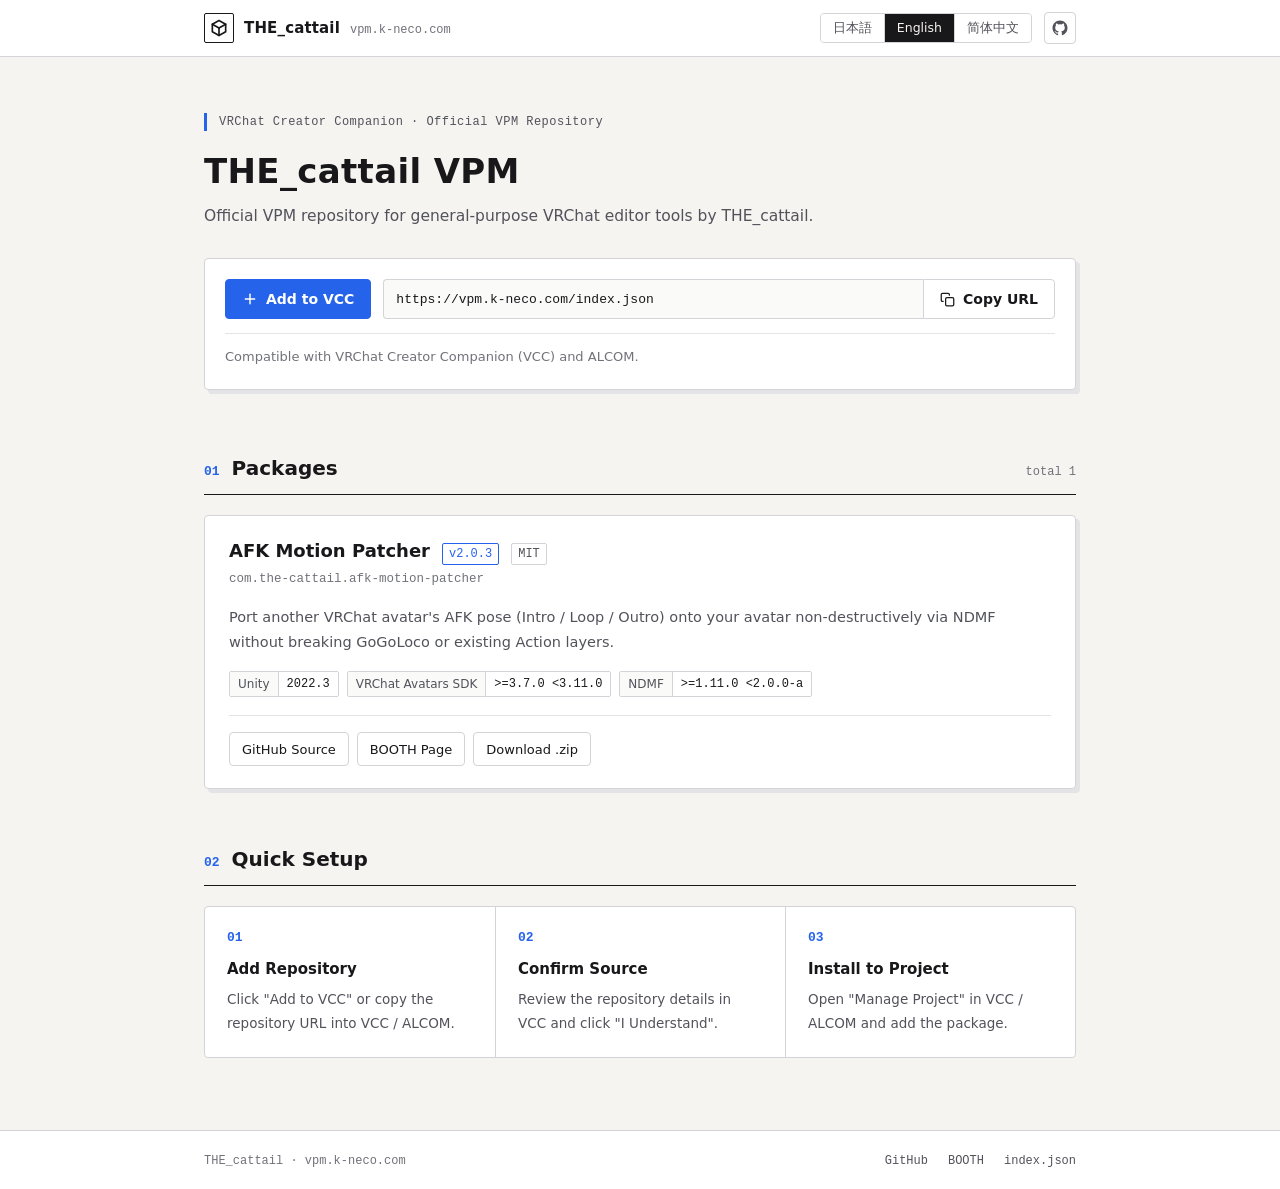
<file: index.html>
<!DOCTYPE html>
<html lang="ja">
<head>
  <meta charset="UTF-8">
  <meta name="viewport" content="width=device-width, initial-scale=1.0">
  <title>THE_cattail VPM — VRChat Package Repository</title>
  <meta name="description" content="Official VPM repository for general-purpose VRChat editor tools by THE_cattail (vpm.k-neco.com).">
  <link rel="icon" href="./favicon.ico">
  <link rel="stylesheet" href="./styles.css">
</head>
<body>
  <header class="topbar">
    <div class="container topbar-inner">
      <a href="./" class="brand" aria-label="THE_cattail VPM Home">
        <span class="brand-mark" aria-hidden="true">
          <svg width="20" height="20" viewBox="0 0 24 24" fill="none" stroke="currentColor" stroke-width="2" stroke-linecap="round" stroke-linejoin="round">
            <path d="M12 3l8 4.5v9L12 21l-8-4.5v-9L12 3z"/>
            <path d="M12 12l8-4.5"/>
            <path d="M12 12v9"/>
            <path d="M12 12L4 7.5"/>
          </svg>
        </span>
        <span class="brand-text">
          <span class="brand-name">THE_cattail</span>
          <span class="brand-domain">vpm.k-neco.com</span>
        </span>
      </a>

      <div class="topbar-actions">
        <div class="lang-switch" role="group" aria-label="Language switcher">
          <button type="button" class="lang-btn" data-lang="ja">日本語</button>
          <button type="button" class="lang-btn" data-lang="en">English</button>
          <button type="button" class="lang-btn" data-lang="zh">简体中文</button>
        </div>
        <a
          class="icon-link"
          href="https://github.com/rinchan-hoshino/vpm"
          target="_blank"
          rel="noopener noreferrer"
          aria-label="GitHub Repository"
          title="GitHub"
        >
          <svg width="18" height="18" viewBox="0 0 24 24" fill="currentColor" aria-hidden="true">
            <path d="M12 2C6.477 2 2 6.484 2 12.017c0 4.425 2.865 8.18 6.839 9.504.5.092.682-.217.682-.483 0-.237-.008-.868-.013-1.703-2.782.605-3.369-1.343-3.369-1.343-.454-1.158-1.11-1.466-1.11-1.466-.908-.62.069-.608.069-.608 1.003.07 1.53 1.032 1.53 1.032.892 1.53 2.341 1.088 2.91.832.092-.647.35-1.088.636-1.338-2.22-.253-4.555-1.113-4.555-4.951 0-1.093.39-1.988 1.029-2.688-.103-.253-.446-1.272.098-2.65 0 0 .84-.27 2.75 1.026A9.564 9.564 0 0112 6.844c.85.004 1.705.115 2.504.337 1.909-1.296 2.747-1.027 2.747-1.027.546 1.379.202 2.398.1 2.651.64.7 1.028 1.595 1.028 2.688 0 3.848-2.339 4.695-4.566 4.943.359.309.678.92.678 1.855 0 1.338-.012 2.419-.012 2.747 0 .268.18.58.688.482A10.019 10.019 0 0022 12.017C22 6.484 17.522 2 12 2z"/>
          </svg>
        </a>
      </div>
    </div>
  </header>

  <main class="container main-content">
    <section class="hero">
      <p class="hero-label" data-i18n="heroBadge">VRChat Creator Companion · VPM Repository</p>
      <h1 class="hero-title" data-i18n="heroTitle">THE_cattail VPM</h1>
      <p class="hero-subtitle" data-i18n="heroSubtitle">
        VRChat向け汎用エディターツールを配信する公式VPMリポジトリです。
      </p>

      <div class="repo-card">
        <div class="repo-actions">
          <a
            id="vccAddRepoButton"
            class="btn btn-primary"
            href="vcc://vpm/addRepo?url=https%3A%2F%2Fvpm.k-neco.com%2Findex.json"
          >
            <svg width="16" height="16" viewBox="0 0 24 24" fill="none" stroke="currentColor" stroke-width="2.2" stroke-linecap="round" stroke-linejoin="round" aria-hidden="true">
              <path d="M12 5v14"/>
              <path d="M5 12h14"/>
            </svg>
            <span data-i18n="addToVcc">Add to VCC</span>
          </a>

          <div class="url-copy-group">
            <input
              id="vccUrlField"
              class="url-input"
              type="text"
              readonly
              value="https://vpm.k-neco.com/index.json"
              aria-label="VPM Repository URL"
            >
            <button id="vccUrlFieldCopy" type="button" class="btn btn-secondary">
              <svg width="15" height="15" viewBox="0 0 24 24" fill="none" stroke="currentColor" stroke-width="2" stroke-linecap="round" stroke-linejoin="round" aria-hidden="true">
                <rect x="9" y="9" width="13" height="13" rx="2" ry="2"/>
                <path d="M5 15H4a2 2 0 0 1-2-2V4a2 2 0 0 1 2-2h9a2 2 0 0 1 2 2v1"/>
              </svg>
              <span id="copyBtnLabel" data-i18n="copyUrl">URLをコピー</span>
            </button>
          </div>
        </div>
        <p class="repo-hint" data-i18n="repoHint">
          VRChat Creator Companion (VCC) および ALCOM に対応しています。
        </p>
      </div>
    </section>

    <section class="section">
      <div class="section-header">
        <span class="section-num">01</span>
        <h2 class="section-title" data-i18n="packagesHeading">収録パッケージ</h2>
        <span id="packageCount" class="count-label" hidden></span>
      </div>

      <div id="packageList" class="package-list" aria-live="polite">
        <div class="state-card" id="loadingState" data-i18n="loadingPackages">パッケージ一覧を読み込み中...</div>
      </div>
    </section>

    <section class="section">
      <div class="section-header">
        <span class="section-num">02</span>
        <h2 class="section-title" data-i18n="guideHeading">導入手順</h2>
      </div>
      <div class="steps-grid">
        <div class="step-card">
          <div class="step-num">01</div>
          <h3 class="step-title" data-i18n="step1Title">リポジトリを追加</h3>
          <p class="step-desc" data-i18n="step1Desc">
            「Add to VCC」をクリックするか、URLをコピーして VCC / ALCOM に登録します。
          </p>
        </div>
        <div class="step-card">
          <div class="step-num">02</div>
          <h3 class="step-title" data-i18n="step2Title">追加を承認</h3>
          <p class="step-desc" data-i18n="step2Desc">
            VCCの確認ダイアログでリポジトリ情報を確認し、「I Understand」をクリックします。
          </p>
        </div>
        <div class="step-card">
          <div class="step-num">03</div>
          <h3 class="step-title" data-i18n="step3Title">プロジェクトへ導入</h3>
          <p class="step-desc" data-i18n="step3Desc">
            対象プロジェクトの「Manage Project」から必要なツールを追加して完了です。
          </p>
        </div>
      </div>
    </section>
  </main>

  <footer class="footer">
    <div class="container footer-inner">
      <span>THE_cattail · vpm.k-neco.com</span>
      <div class="footer-links">
        <a href="https://github.com/rinchan-hoshino/vpm" target="_blank" rel="noopener noreferrer">GitHub</a>
        <a href="https://the-cattail.booth.pm/items/8783972" target="_blank" rel="noopener noreferrer">BOOTH</a>
        <a href="./index.json" target="_blank" rel="noopener noreferrer">index.json</a>
      </div>
    </div>
  </footer>

  <script type="module" src="./app.js"></script>
</body>
</html>
</file>
<file: styles.css>
/* THE_cattail VPM — restrained technical-docs style. */

:root {
  --paper: #F5F4F0;
  --surface: #FFFFFF;
  --surface-sub: #FAFAF9;
  --ink: #18181B;
  --ink-2: #52525B;
  --ink-3: #71717A;
  --rule: #D4D4D8;
  --rule-soft: #E4E4E7;
  --accent: #2563EB;
  --accent-ink: #FFFFFF;
  --accent-hover: #1D4ED8;
  --shadow: 4px 4px 0 #E4E4E7;
  --radius: 4px;

  --font-sans: "Hiragino Sans", "Hiragino Kaku Gothic ProN", "Noto Sans JP", "Noto Sans SC", "PingFang SC", "Yu Gothic UI", "Meiryo", system-ui, sans-serif;
  --font-mono: "JetBrains Mono", "SF Mono", "SFMono-Regular", Menlo, Consolas, monospace;

  color-scheme: light;
}

@media (prefers-color-scheme: dark) {
  :root {
    --paper: #18181B;
    --surface: #1F1F23;
    --surface-sub: #232327;
    --ink: #F4F4F5;
    --ink-2: #A1A1AA;
    --ink-3: #8B8B94;
    --rule: #3F3F46;
    --rule-soft: #2E2E33;
    --accent: #60A5FA;
    --accent-ink: #18181B;
    --accent-hover: #93C5FD;
    --shadow: 4px 4px 0 #27272A;
    color-scheme: dark;
  }
}

*,
*::before,
*::after {
  box-sizing: border-box;
}

html {
  -webkit-text-size-adjust: 100%;
}

body {
  margin: 0;
  background: var(--paper);
  color: var(--ink);
  font-family: var(--font-sans);
  font-size: 15px;
  line-height: 1.75;
  -webkit-font-smoothing: antialiased;
}

a {
  color: var(--accent);
}

.container {
  width: 100%;
  max-width: 920px;
  margin: 0 auto;
  padding: 0 24px;
}

/* Top bar */

.topbar {
  background: var(--surface);
  border-bottom: 1px solid var(--rule);
}

.topbar-inner {
  display: flex;
  align-items: center;
  justify-content: space-between;
  gap: 16px;
  min-height: 56px;
}

.brand {
  display: flex;
  align-items: center;
  gap: 10px;
  color: var(--ink);
  text-decoration: none;
}

.brand-mark {
  display: inline-flex;
  align-items: center;
  justify-content: center;
  width: 30px;
  height: 30px;
  border: 1px solid var(--ink);
  border-radius: 2px;
  color: var(--ink);
}

.brand-text {
  display: flex;
  align-items: baseline;
  gap: 10px;
}

.brand-name {
  font-weight: 700;
  font-size: 15px;
  letter-spacing: 0.01em;
}

.brand-domain {
  font-family: var(--font-mono);
  font-size: 12px;
  color: var(--ink-3);
}

.topbar-actions {
  display: flex;
  align-items: center;
  gap: 12px;
}

.lang-switch {
  display: inline-flex;
  border: 1px solid var(--rule);
  border-radius: var(--radius);
  overflow: hidden;
}

.lang-btn {
  appearance: none;
  border: 0;
  border-left: 1px solid var(--rule);
  background: var(--surface);
  color: var(--ink-2);
  font: inherit;
  font-size: 12.5px;
  line-height: 1;
  padding: 8px 12px;
  cursor: pointer;
}

.lang-btn:first-child {
  border-left: 0;
}

.lang-btn:hover {
  color: var(--ink);
  background: var(--surface-sub);
}

.lang-btn.active {
  background: var(--ink);
  color: var(--paper);
}

.icon-link {
  display: inline-flex;
  align-items: center;
  justify-content: center;
  width: 32px;
  height: 32px;
  border: 1px solid var(--rule);
  border-radius: var(--radius);
  color: var(--ink-2);
}

.icon-link:hover {
  color: var(--ink);
  border-color: var(--ink-2);
}

/* Hero */

.main-content {
  padding-top: 56px;
  padding-bottom: 72px;
}

.hero {
  padding-bottom: 8px;
}

.hero-label {
  margin: 0 0 18px;
  padding-left: 12px;
  border-left: 3px solid var(--accent);
  font-family: var(--font-mono);
  font-size: 12px;
  line-height: 1.5;
  letter-spacing: 0.04em;
  color: var(--ink-2);
}

.hero-title {
  margin: 0;
  font-size: 34px;
  font-weight: 700;
  line-height: 1.3;
  letter-spacing: 0.01em;
}

.hero-subtitle {
  margin: 10px 0 28px;
  max-width: 640px;
  font-size: 15.5px;
  color: var(--ink-2);
}

.repo-card {
  background: var(--surface);
  border: 1px solid var(--rule);
  border-radius: var(--radius);
  box-shadow: var(--shadow);
  padding: 20px;
}

.repo-actions {
  display: flex;
  flex-wrap: wrap;
  gap: 12px;
  align-items: stretch;
}

/* Buttons */

.btn {
  display: inline-flex;
  align-items: center;
  justify-content: center;
  gap: 8px;
  min-height: 40px;
  padding: 0 16px;
  border: 1px solid transparent;
  border-radius: var(--radius);
  font: inherit;
  font-size: 14px;
  font-weight: 600;
  line-height: 1;
  text-decoration: none;
  white-space: nowrap;
  cursor: pointer;
}

.btn:active {
  transform: translate(1px, 1px);
}

.btn-primary {
  background: var(--accent);
  border-color: var(--accent);
  color: var(--accent-ink);
}

.btn-primary:hover {
  background: var(--accent-hover);
  border-color: var(--accent-hover);
}

.btn-secondary {
  background: var(--surface);
  border-color: var(--rule);
  color: var(--ink);
}

.btn-secondary:hover {
  border-color: var(--ink-2);
}

.btn-secondary.is-copied {
  border-color: var(--accent);
  color: var(--accent);
}

.btn-sm {
  min-height: 34px;
  padding: 0 12px;
  font-size: 13px;
  font-weight: 500;
}

.url-copy-group {
  display: flex;
  flex: 1 1 340px;
  min-width: 0;
}

.url-input {
  flex: 1;
  min-width: 0;
  height: 40px;
  padding: 0 12px;
  border: 1px solid var(--rule);
  border-right: 0;
  border-radius: var(--radius) 0 0 var(--radius);
  background: var(--surface-sub);
  color: var(--ink);
  font-family: var(--font-mono);
  font-size: 13px;
}

.url-input:focus {
  outline: 2px solid var(--accent);
  outline-offset: -2px;
}

.url-copy-group .btn {
  border-radius: 0 var(--radius) var(--radius) 0;
}

.repo-hint {
  margin: 14px 0 0;
  padding-top: 12px;
  border-top: 1px solid var(--rule-soft);
  font-size: 13px;
  color: var(--ink-3);
}

/* Sections */

.section {
  margin-top: 56px;
}

.section-header {
  display: flex;
  align-items: baseline;
  gap: 12px;
  padding-bottom: 10px;
  margin-bottom: 20px;
  border-bottom: 1px solid var(--ink);
}

.section-num {
  font-family: var(--font-mono);
  font-size: 13px;
  font-weight: 600;
  color: var(--accent);
}

.section-title {
  margin: 0;
  font-size: 20px;
  font-weight: 700;
  line-height: 1.4;
}

.count-label {
  margin-left: auto;
  font-family: var(--font-mono);
  font-size: 12px;
  color: var(--ink-3);
}

.count-label::before {
  content: "total ";
}

.package-list {
  display: grid;
  gap: 16px;
}

.state-card {
  padding: 20px;
  border: 1px dashed var(--rule);
  border-radius: var(--radius);
  background: var(--surface);
  color: var(--ink-2);
  font-size: 14px;
}

/* Package card */

.package-card {
  background: var(--surface);
  border: 1px solid var(--rule);
  border-radius: var(--radius);
  box-shadow: var(--shadow);
  padding: 22px 24px;
}

.package-head {
  display: flex;
  flex-wrap: wrap;
  justify-content: space-between;
  gap: 8px 16px;
}

.package-title-row {
  display: flex;
  flex-wrap: wrap;
  align-items: baseline;
  gap: 6px 12px;
}

.package-name {
  margin: 0;
  font-size: 18px;
  font-weight: 700;
  line-height: 1.4;
}

.version-label,
.license-label {
  font-family: var(--font-mono);
  font-size: 12px;
  line-height: 1;
  padding: 4px 6px;
  border: 1px solid var(--rule);
  border-radius: 2px;
  color: var(--ink-2);
}

.version-label {
  border-color: var(--accent);
  color: var(--accent);
}

.package-id {
  margin-top: 4px;
  font-family: var(--font-mono);
  font-size: 12.5px;
  color: var(--ink-3);
}

.package-desc {
  margin: 14px 0 16px;
  font-size: 14.5px;
  color: var(--ink-2);
}

.deps-row {
  display: flex;
  flex-wrap: wrap;
  gap: 8px;
}

.dep-badge {
  display: inline-flex;
  border: 1px solid var(--rule);
  border-radius: 2px;
  font-size: 12px;
  line-height: 1;
  overflow: hidden;
}

.dep-key {
  padding: 6px 8px;
  background: var(--surface-sub);
  border-right: 1px solid var(--rule);
  color: var(--ink-2);
}

.dep-val {
  padding: 6px 8px;
  font-family: var(--font-mono);
  color: var(--ink);
}

.package-footer {
  margin-top: 18px;
  padding-top: 16px;
  border-top: 1px solid var(--rule-soft);
}

.package-links {
  display: flex;
  flex-wrap: wrap;
  gap: 8px;
}

.keywords-row {
  display: flex;
  flex-wrap: wrap;
  align-items: flex-start;
  gap: 4px 10px;
}

.keyword-tag {
  font-family: var(--font-mono);
  font-size: 11.5px;
  color: var(--ink-3);
}

/* Steps */

.steps-grid {
  display: grid;
  grid-template-columns: repeat(3, 1fr);
  border: 1px solid var(--rule);
  border-radius: var(--radius);
  background: var(--surface);
}

.step-card {
  padding: 20px 22px 22px;
  border-left: 1px solid var(--rule);
}

.step-card:first-child {
  border-left: 0;
}

.step-num {
  font-family: var(--font-mono);
  font-size: 13px;
  font-weight: 600;
  color: var(--accent);
}

.step-title {
  margin: 6px 0 6px;
  font-size: 15px;
  font-weight: 700;
}

.step-desc {
  margin: 0;
  font-size: 13.5px;
  color: var(--ink-2);
}

/* Footer */

.footer {
  border-top: 1px solid var(--rule);
  background: var(--surface);
}

.footer-inner {
  display: flex;
  flex-wrap: wrap;
  align-items: center;
  justify-content: space-between;
  gap: 12px;
  padding-top: 20px;
  padding-bottom: 20px;
  font-family: var(--font-mono);
  font-size: 12px;
  color: var(--ink-3);
}

.footer-links {
  display: flex;
  gap: 20px;
}

.footer-links a {
  color: var(--ink-2);
  text-decoration: none;
}

.footer-links a:hover {
  color: var(--accent);
  text-decoration: underline;
}

/* Responsive */

@media (max-width: 720px) {
  .main-content {
    padding-top: 36px;
  }

  .hero-title {
    font-size: 27px;
  }

  .brand-domain {
    display: none;
  }

  .steps-grid {
    grid-template-columns: 1fr;
  }

  .step-card {
    border-left: 0;
    border-top: 1px solid var(--rule);
  }

  .step-card:first-child {
    border-top: 0;
  }

  .repo-actions > .btn {
    width: 100%;
  }
}

@media (max-width: 480px) {
  .container {
    padding: 0 16px;
  }

  .lang-btn {
    padding: 8px 9px;
  }

  .package-card,
  .repo-card {
    padding: 16px;
  }
}
</file>
